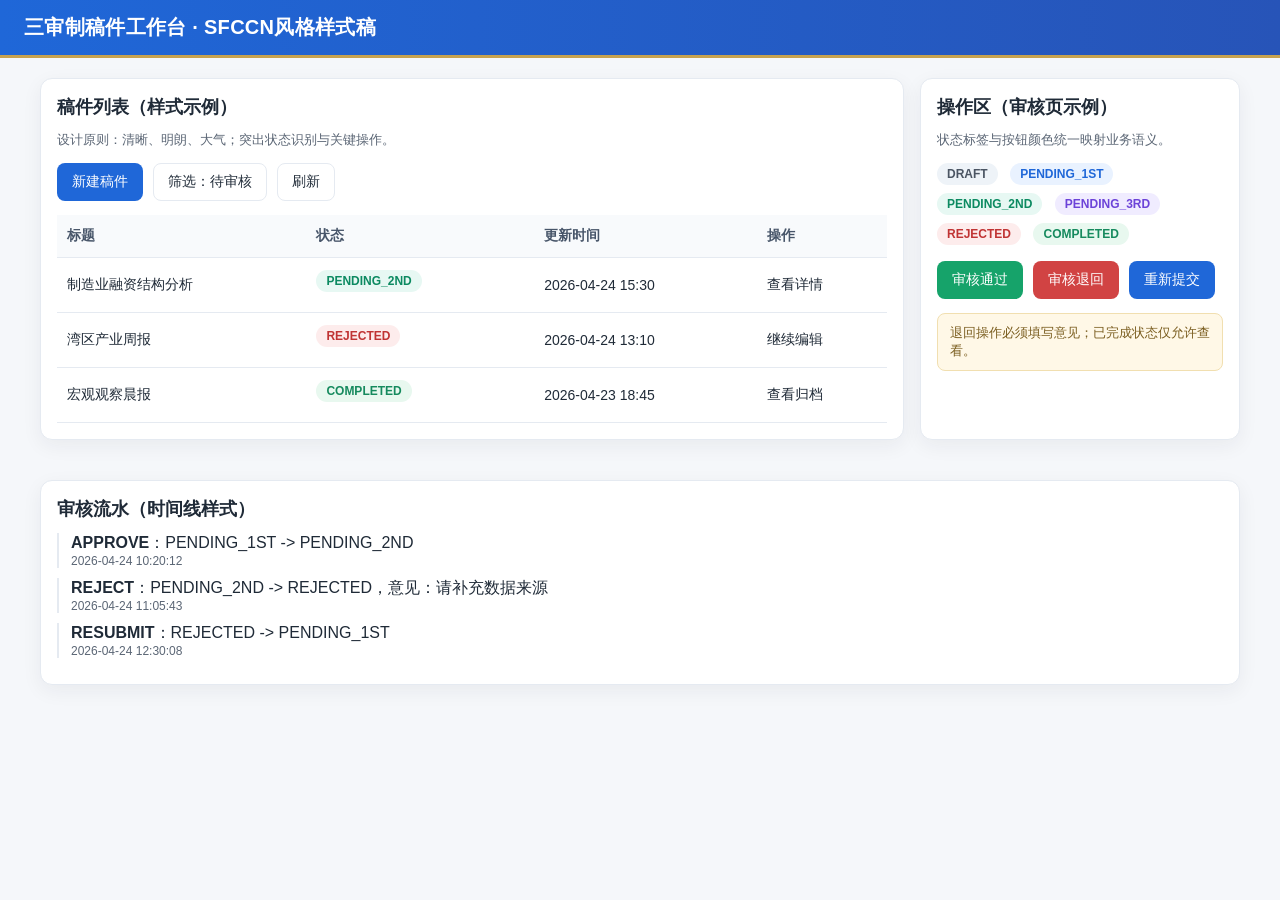
<file: src/main/resources/static/sfccn-style-demo.html>
<!DOCTYPE html>
<html lang="zh-CN">
<head>
    <meta charset="UTF-8">
    <meta name="viewport" content="width=device-width, initial-scale=1.0">
    <link rel="icon" href="/favicon.ico" type="image/x-icon">
    <title>页面风格样式稿 - 三审制工作台</title>
    <style>
        :root {
            --brand-gold: #c7a24f;
            --brand-green: #16a36a;
            --brand-blue: #1f67d8;
            --brand-red: #d14343;
            --text-primary: #1f2a37;
            --text-secondary: #5b6675;
            --bg-page: #f5f7fa;
            --bg-card: #ffffff;
            --border: #e5eaf1;
            --shadow: 0 6px 20px rgba(31, 42, 55, 0.06);
        }

        * { box-sizing: border-box; }

        body {
            margin: 0;
            font-family: "Microsoft YaHei", "PingFang SC", "Helvetica Neue", Arial, sans-serif;
            background: var(--bg-page);
            color: var(--text-primary);
        }

        .topbar {
            background: linear-gradient(90deg, var(--brand-blue), #2754b8);
            color: #fff;
            border-bottom: 3px solid var(--brand-gold);
            padding: 14px 24px;
        }

        .topbar h1 {
            margin: 0;
            font-size: 20px;
            font-weight: 700;
            letter-spacing: 0.3px;
        }

        .container {
            width: min(1200px, calc(100vw - 32px));
            margin: 20px auto 40px;
        }

        .grid {
            display: grid;
            grid-template-columns: 1fr 320px;
            gap: 16px;
        }

        .card {
            background: var(--bg-card);
            border: 1px solid var(--border);
            border-radius: 12px;
            box-shadow: var(--shadow);
            padding: 16px;
        }

        .title {
            margin: 0 0 12px;
            font-size: 18px;
            font-weight: 600;
        }

        .sub {
            color: var(--text-secondary);
            font-size: 13px;
            margin-bottom: 14px;
        }

        .toolbar {
            display: flex;
            flex-wrap: wrap;
            gap: 10px;
            margin-bottom: 14px;
        }

        .btn {
            border-radius: 8px;
            border: 1px solid transparent;
            font-size: 14px;
            padding: 9px 14px;
            cursor: pointer;
        }

        .btn-primary { background: var(--brand-blue); color: #fff; }
        .btn-success { background: var(--brand-green); color: #fff; }
        .btn-danger  { background: var(--brand-red); color: #fff; }
        .btn-secondary { background: #fff; color: var(--text-primary); border-color: var(--border); }

        .btn:hover { filter: brightness(1.05); }

        .badge {
            display: inline-block;
            padding: 4px 10px;
            border-radius: 999px;
            font-size: 12px;
            font-weight: 600;
            margin-right: 8px;
            margin-bottom: 8px;
        }

        .b-draft { background: #eef3f8; color: #4b5563; }
        .b-p1 { background: #e9f2ff; color: #1f67d8; }
        .b-p2 { background: #e7f8f3; color: #0c8a61; }
        .b-p3 { background: #f0ecff; color: #6c43d8; }
        .b-rej { background: #fdecec; color: #c03434; }
        .b-done { background: #e8f8ef; color: #168a5e; }

        table {
            width: 100%;
            border-collapse: collapse;
            font-size: 14px;
        }

        th, td {
            border-bottom: 1px solid var(--border);
            text-align: left;
            padding: 12px 10px;
        }

        th {
            background: #f8fafc;
            color: #475569;
            font-weight: 600;
        }

        tr:hover td { background: #f3f7ff; }

        .timeline-item {
            border-left: 2px solid var(--border);
            padding-left: 12px;
            margin: 10px 0;
        }

        .timeline-item strong { color: var(--text-primary); }
        .timeline-time { color: var(--text-secondary); font-size: 12px; }

        .tips {
            background: #fff8e7;
            border: 1px solid #f1dfb0;
            color: #7b5e20;
            border-radius: 8px;
            padding: 10px 12px;
            font-size: 13px;
            margin-top: 10px;
        }

        @media (max-width: 980px) {
            .grid { grid-template-columns: 1fr; }
        }
    </style>
</head>
<body>
    <div class="topbar">
        <h1>三审制稿件工作台 · SFCCN风格样式稿</h1>
    </div>

    <div class="container grid">
        <section class="card">
            <h2 class="title">稿件列表（样式示例）</h2>
            <div class="sub">设计原则：清晰、明朗、大气；突出状态识别与关键操作。</div>

            <div class="toolbar">
                <button class="btn btn-primary">新建稿件</button>
                <button class="btn btn-secondary">筛选：待审核</button>
                <button class="btn btn-secondary">刷新</button>
            </div>

            <table>
                <thead>
                    <tr>
                        <th>标题</th>
                        <th>状态</th>
                        <th>更新时间</th>
                        <th>操作</th>
                    </tr>
                </thead>
                <tbody>
                    <tr>
                        <td>制造业融资结构分析</td>
                        <td><span class="badge b-p2">PENDING_2ND</span></td>
                        <td>2026-04-24 15:30</td>
                        <td>查看详情</td>
                    </tr>
                    <tr>
                        <td>湾区产业周报</td>
                        <td><span class="badge b-rej">REJECTED</span></td>
                        <td>2026-04-24 13:10</td>
                        <td>继续编辑</td>
                    </tr>
                    <tr>
                        <td>宏观观察晨报</td>
                        <td><span class="badge b-done">COMPLETED</span></td>
                        <td>2026-04-23 18:45</td>
                        <td>查看归档</td>
                    </tr>
                </tbody>
            </table>
        </section>

        <aside class="card">
            <h2 class="title">操作区（审核页示例）</h2>
            <div class="sub">状态标签与按钮颜色统一映射业务语义。</div>

            <div>
                <span class="badge b-draft">DRAFT</span>
                <span class="badge b-p1">PENDING_1ST</span>
                <span class="badge b-p2">PENDING_2ND</span>
                <span class="badge b-p3">PENDING_3RD</span>
                <span class="badge b-rej">REJECTED</span>
                <span class="badge b-done">COMPLETED</span>
            </div>

            <div class="toolbar" style="margin-top: 8px;">
                <button class="btn btn-success">审核通过</button>
                <button class="btn btn-danger">审核退回</button>
                <button class="btn btn-primary">重新提交</button>
            </div>

            <div class="tips">退回操作必须填写意见；已完成状态仅允许查看。</div>
        </aside>
    </div>

    <div class="container card">
        <h2 class="title">审核流水（时间线样式）</h2>
        <div class="timeline-item">
            <strong>APPROVE</strong>：PENDING_1ST -> PENDING_2ND
            <div class="timeline-time">2026-04-24 10:20:12</div>
        </div>
        <div class="timeline-item">
            <strong>REJECT</strong>：PENDING_2ND -> REJECTED，意见：请补充数据来源
            <div class="timeline-time">2026-04-24 11:05:43</div>
        </div>
        <div class="timeline-item">
            <strong>RESUBMIT</strong>：REJECTED -> PENDING_1ST
            <div class="timeline-time">2026-04-24 12:30:08</div>
        </div>
    </div>
</body>
</html>
</file>
